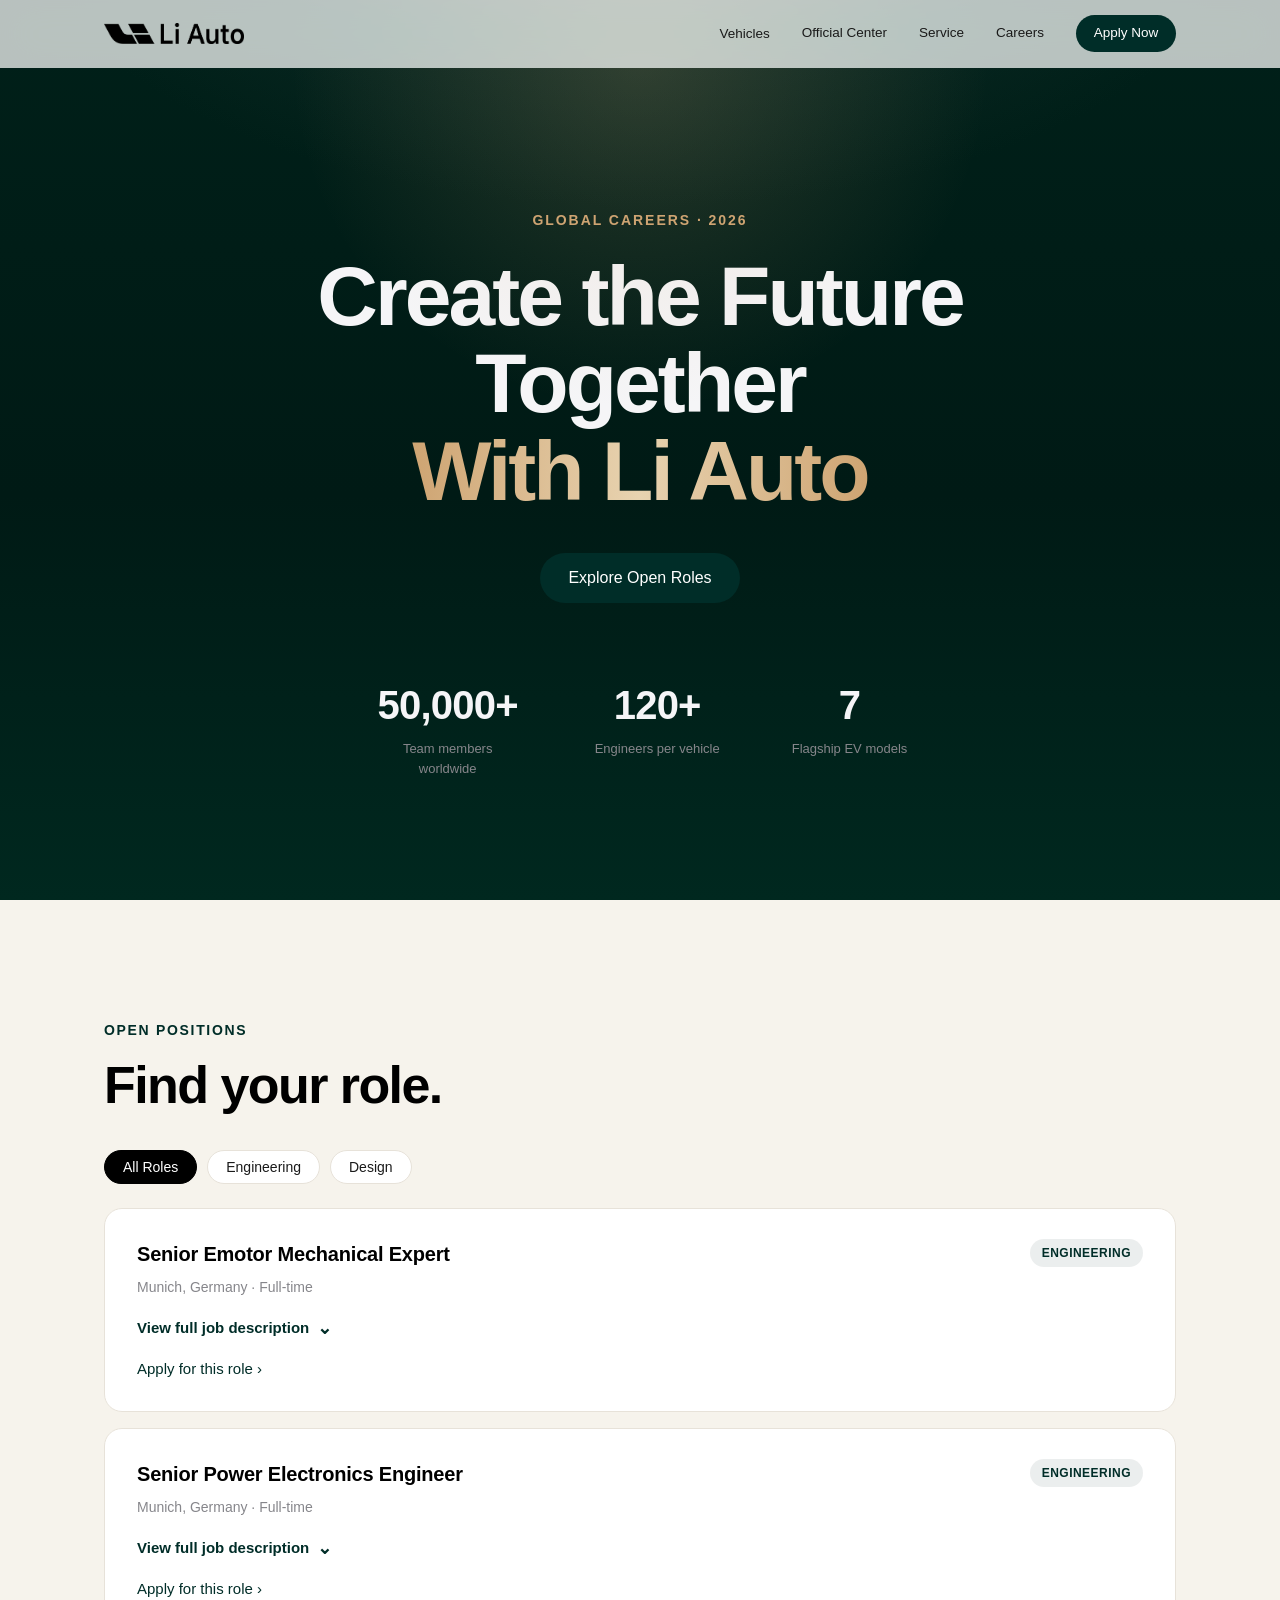
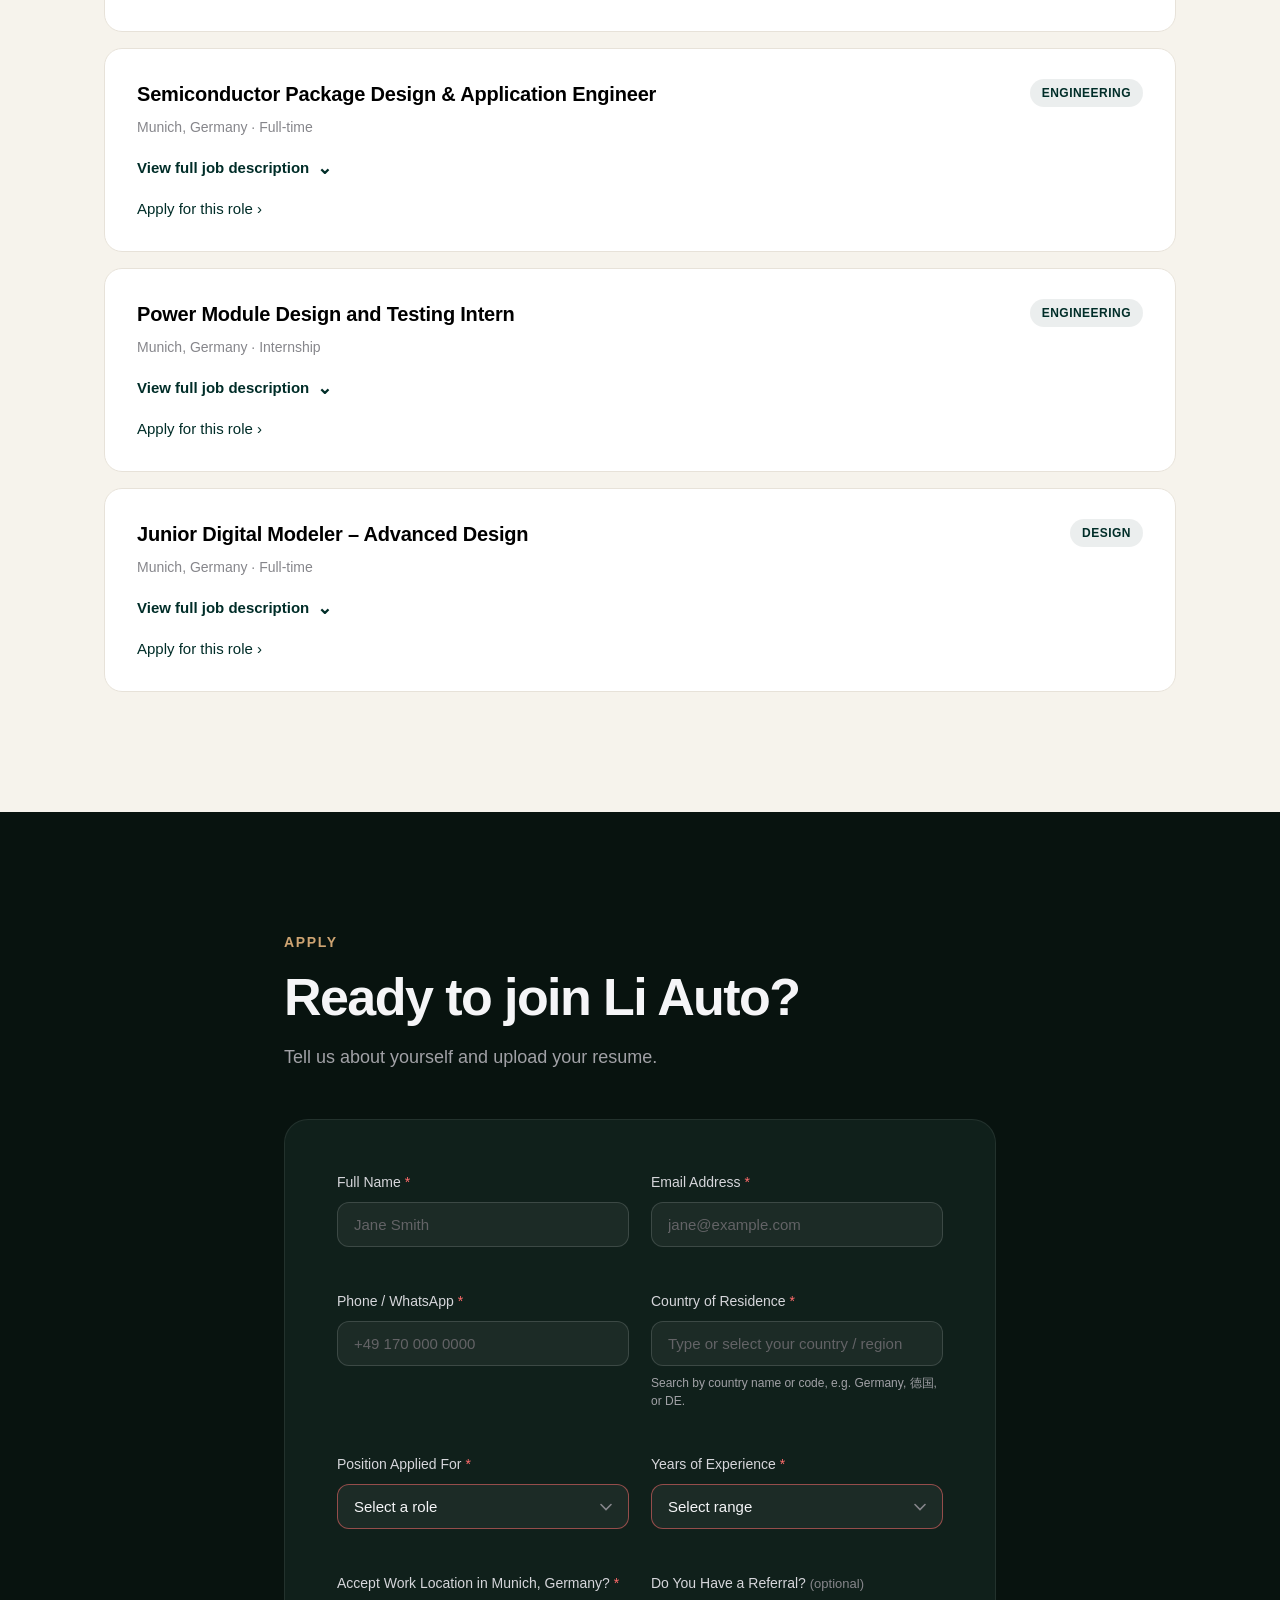
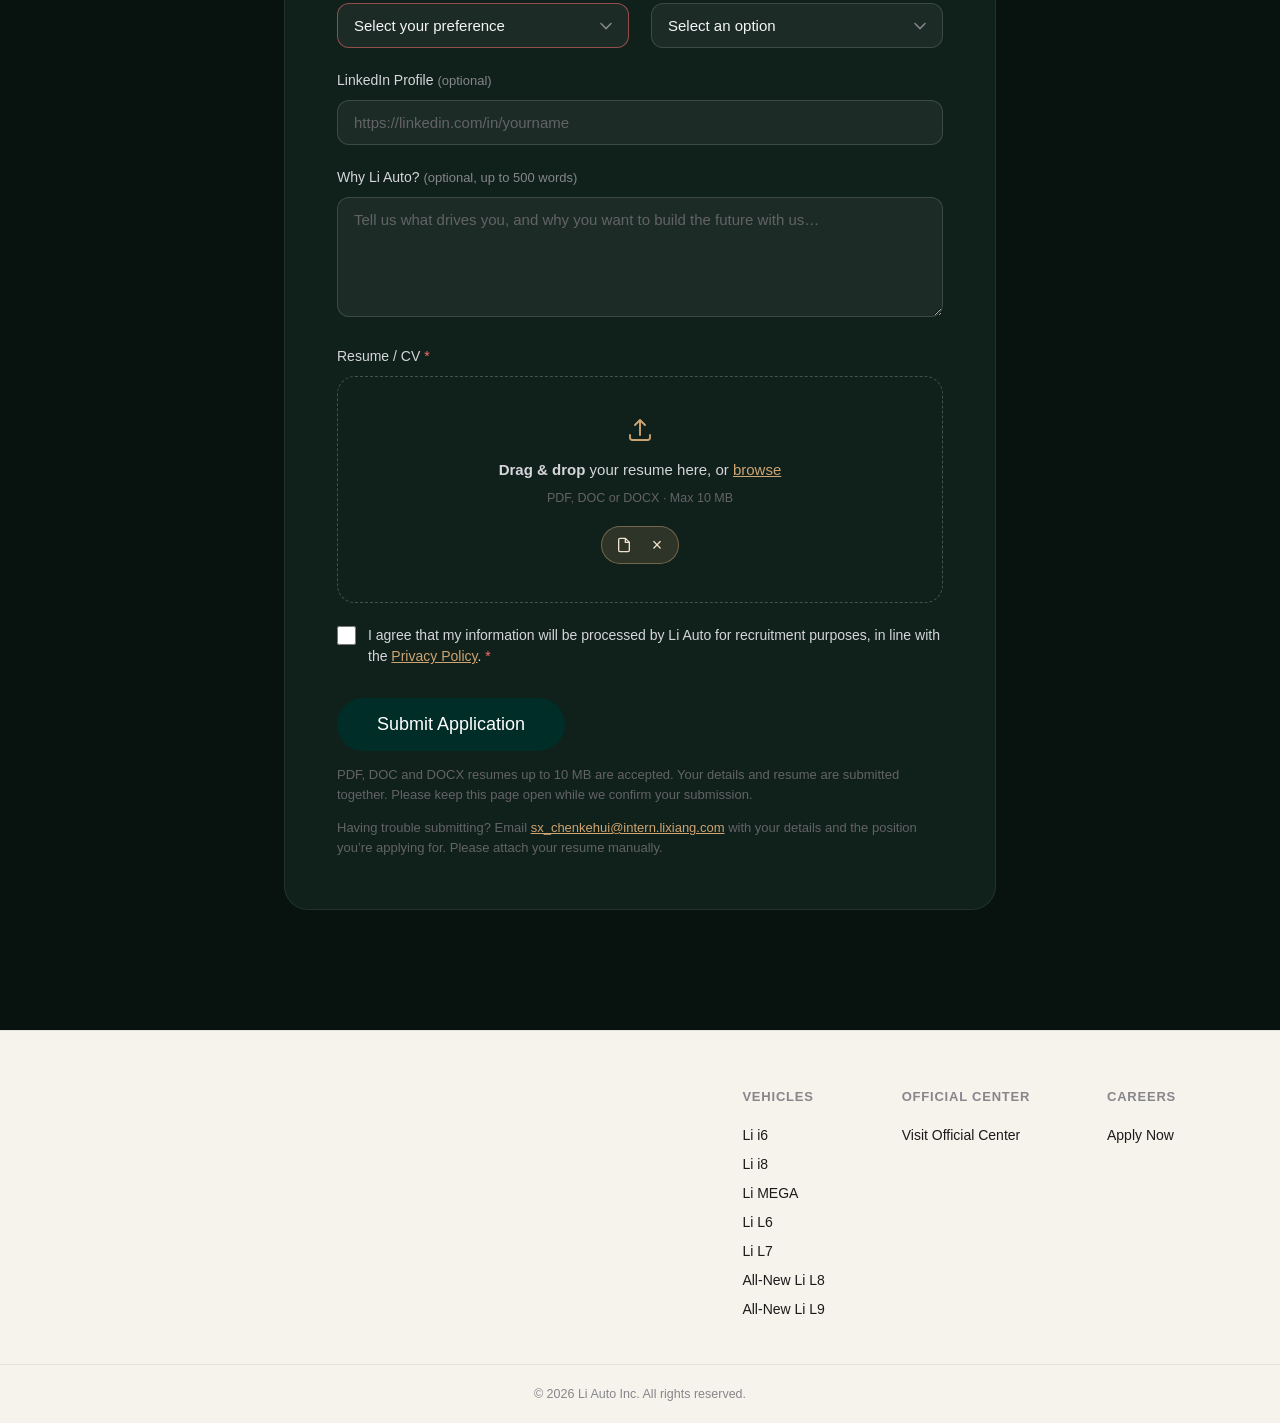
<file: index.html>
<!DOCTYPE html>
<html lang="en">
<head>
<meta charset="UTF-8">
<meta name="viewport" content="width=device-width, initial-scale=1.0">
<title>Careers at Li Auto — Join Us Globally</title>
<meta name="description" content="Build the future of intelligent electric vehicles. Join Li Auto's global team.">
<link rel="stylesheet" href="styles.css?v=20261014-wordmark-small">
</head>
<body>

<!-- ============ NAVIGATION ============ -->
<header class="nav" id="nav">
  <nav class="nav__inner">
    <a href="#" class="nav__brand" aria-label="Li Auto">
      <img class="logo" src="logo-wordmark-black.png" alt="Li Auto" width="2872" height="428">
    </a>
    <ul class="nav__links" id="navLinks">
      <li class="nav__dropdown"><button class="nav__dropdown-btn" aria-expanded="false" aria-label="Vehicles">Vehicles</button>
        <ul class="nav__dropdown-menu">
          <li><a href="https://www.liauto.com/i6" target="_blank" rel="noopener">Li i6</a></li>
          <li><a href="https://www.liauto.com/i8" target="_blank" rel="noopener">Li i8</a></li>
          <li><a href="https://www.liauto.com/MEGA" target="_blank" rel="noopener">Li MEGA</a></li>
          <li><a href="https://www.liauto.com/L6" target="_blank" rel="noopener">Li L6</a></li>
          <li><a href="https://www.liauto.com/L7" target="_blank" rel="noopener">Li L7</a></li>
          <li><a href="https://www.liauto.com/L8" target="_blank" rel="noopener">All-New Li L8</a></li>
          <li><a href="https://www.liauto.com/L9" target="_blank" rel="noopener">All-New Li L9</a></li>
        </ul>
      </li>
      <li><a href="https://www.liauto.com/support/aftersale" target="_blank" rel="noopener">Official Center</a></li>
      <li><a href="https://www.liauto.com/support/service" target="_blank" rel="noopener">Service</a></li>
      <li><a href="#jobs">Careers</a></li>
      <li><a href="#apply" class="nav__cta">Apply Now</a></li>
    </ul>
    <button class="nav__burger" id="burger" aria-label="Menu">
      <span></span><span></span>
    </button>
  </nav>
</header>

<!-- ============ HERO ============ -->
<section class="hero">
  <div class="hero__content">
    <p class="hero__eyebrow">Global Careers · 2026</p>
    <h1 class="hero__title">
      Create the Future Together<br>
      <span class="hero__accent">With Li Auto</span>
    </h1>
    <div class="hero__actions">
      <a href="#jobs" class="btn btn--primary">Explore Open Roles</a>
    </div>
  </div>
  <div class="hero__glow" aria-hidden="true"></div>

  <div class="hero__stats">
    <div class="stat"><span class="stat__num">50,000+</span><span class="stat__label">Team members worldwide</span></div>
    <div class="stat"><span class="stat__num">120+</span><span class="stat__label">Engineers per vehicle</span></div>
    <div class="stat"><span class="stat__num">7</span><span class="stat__label">Flagship EV models</span></div>
  </div>
</section>

<!-- ============ OPEN ROLES ============ -->
<section class="section section--tint" id="jobs">
  <div class="container">
    <p class="section__eyebrow">Open Positions</p>
    <h2 class="section__title">Find your role.</h2>

    <div class="filters" id="filters">
      <button class="chip chip--active" data-filter="all">All Roles</button>
      <button class="chip" data-filter="engineering">Engineering</button>
      <button class="chip" data-filter="design">Design</button>
    </div>

    <div class="jobs" id="jobList">

      <article class="job" data-category="engineering">
        <div class="job__head">
          <h3 class="job__title">Senior Emotor Mechanical Expert</h3>
          <span class="job__tag">Engineering</span>
        </div>
        <p class="job__meta">Munich, Germany · Full-time</p>
        <details class="job__details">
          <summary class="job__details-summary">View full job description</summary>
          <div class="job__details-content">
            <section><h4>About the team</h4><p>Our “Electric Powertrain” team focuses on the advanced technologies in electric powertrain field, including powertrain and powernet system architectures, different integration solutions, power electronic technologies (inverter, charger, DC/DC etc.), new types of e-machine, innovated gearbox solutions and new component technologies.</p><p>We are a mixed team with experts from different technical fields, committed to innovation together and to delivering advanced electric powertrain related technologies for long-term product competitiveness.</p><p>We welcome candidates who are passionate about pushing the boundaries of powertrain transmission and eager to contribute to our pioneering work. Join us on this exciting journey and make a significant impact in the field of powertrain transmission.</p></section>
            <section><h4>Duties and responsibilities</h4><ol><li><strong>Core Technology Leadership and Research</strong><ol><li>Lead the mechanical design and integrated development of motors (stators, rotors, end covers, bearings and other core components).</li><li>Formulate motor mechanical design specifications, technical standards and development processes.</li><li>Take the lead in solving complex mechanical engineering problems (such as vibration and noise, structural strength, assembly accuracy, sealing reliability, etc.) in the process of motor R&amp;D, production and application.</li></ol></li><li><strong>Technological Innovation and Cutting-Edge Technology Implementation</strong><ol><li>Track global technical development trends, industry standards and competitor dynamics in the motor mechanical field (motor structure, lightweight materials, precision manufacturing, assembly technology, etc.).</li><li>Take the lead in carrying out pre-research on cutting-edge technologies (such as new motor structures, lightweight design and high-efficiency assembly schemes).</li><li>Promote the transformation of technological innovation achievements into product applications, form core technology patents and technical barriers, and enhance the company’s technical competitiveness.</li></ol></li><li><strong>Technical System and Capability Development</strong><ol><li>Take the lead in building the company’s motor mechanical technology system.</li><li>Formulate technical development plans, improve technical documents such as motor mechanical design manuals, fault case databases and test standards, and promote technology standardization.</li><li>Be responsible for team technical training, guidance and talent training; improve the team’s overall motor mechanical design, technical research and engineering practice capabilities; and build a professional and efficient technical team.</li></ol></li></ol></section>
            <section><h4>Requirements</h4><ol><li><strong>Education/Experience</strong><ol><li>Master’s degree or above, major in Mechanical Design and Manufacturing and Automation, Mechanical Engineering, Vehicle Engineering, Power Machinery and Engineering or related majors; PhD or 5+ years of experience at a leading OEM or Tier-1/2 supplier preferred.</li><li>Experience in industry-leading product development and mass production is preferred.</li><li>Successful electric motor development experience is required; products developed to mass-production status are preferred.</li></ol></li><li><strong>Knowledge</strong><ol><li>Proficient in mechanical design principles, structural optimization methods and manufacturing processes of motors (stators, rotors, end covers, bearings, etc.), core technologies such as motor structural strength, vibration and noise control, sealing design and assembly-accuracy control, and the selection and application of lightweight materials.</li><li>Familiar with manufacturing processes of core motor mechanical components, including machining, die casting, injection molding and welding; with cost awareness and design-for-manufacturability capabilities.</li><li>Familiar with relevant motor-mechanics industry standards, motor product testing and verification; able to formulate test plans, analyze test data and promote closed-loop resolution of test problems. Familiarity with DFMEA and PFMEA is preferred.</li></ol></li><li><strong>Skills and Competencies</strong><ol><li>Passionate about engineering, with a strong spirit of innovation.</li><li>Good team worker with a strong sense of responsibility and strong cross-cultural communication skills.</li><li>Proficient in at least one mainstream 3D CAD design software (such as CATIA, SOLIDWORKS or UG) and CAE simulation tools (such as ANSYS or ABAQUS).</li><li>Proactive, with a pioneering spirit and a good sense of internal and external client.</li><li>Good command of written and spoken English.</li></ol></li></ol></section>
            <section><h4>About Li Auto</h4><p>We’re a leading Chinese new energy vehicle company that designs, develops, manufactures and sells premium smart electric vehicles (EVs). Through product, technology and business model innovations, we provide families with safer, more comfortable and more convenient products and services.</p></section>
          </div>
        </details>
        <a href="#apply" class="job__link" data-role="Senior Emotor Mechanical Expert">Apply for this role&nbsp;&rsaquo;</a>
      </article>

      <article class="job" data-category="engineering">
        <div class="job__head"><h3 class="job__title">Senior Power Electronics Engineer</h3><span class="job__tag">Engineering</span></div>
        <p class="job__meta">Munich, Germany · Full-time</p>
        <details class="job__details"><summary class="job__details-summary">View full job description</summary><div class="job__details-content">
          <section><h4>About the team</h4><p>Our “Advanced Powertrain Technology” team focuses on the advanced technologies in electric powertrain field, including powertrain and powernet system architectures, different integration solutions, power electronics technologies (inverter, charger, DC/DC etc.), new types of e-machine, innovated gearbox solutions and new component technologies.</p><p>We are a mixed team with experts from different technical fields, committed to innovation together and to delivering advanced electric powertrain related technologies for long-term product competitiveness.</p><p>We welcome candidates who are passionate about pushing the boundaries of powertrain transmission and eager to contribute to our pioneering work. Join us on this exciting journey and make a significant impact in the field of powertrain transmission.</p></section>
          <section><h4>Duties and responsibilities</h4><ol><li><strong>Power Electronics Architecture Design</strong><ol><li>Lead the overall architecture design of power electronics systems, including selection of topological structures (such as DC/DC converters and inverters), power-flow planning, and selection and parameter definition of core components such as power semiconductors, capacitors and inductors.</li><li>Develop simulation models to verify architecture schemes, including steady-state/dynamic performance, fault response and thermal distribution, to identify potential risks in advance.</li></ol></li><li><strong>Research Project Management</strong><ol><li>Forge and maintain strategic partnerships with leading technical institutes and regional suppliers for collaborative R&amp;D.</li><li>Lead the end-to-end project lifecycle: planning, execution, monitoring, status reviews, risk mitigation and on-site oversight.</li><li>Track schedules, budgets and deliverables to ensure projects stay on time and meet technical targets.</li></ol></li><li><strong>Electric Drive Technology Management</strong><ol><li>Monitor and analyze global technology trends across power electronics: architecture, EMC and power modules.</li><li>Perform competitive benchmark studies and distill findings into regular insights reports for stakeholders.</li><li>Identify white-space opportunities and inform strategic roadmap decisions.</li></ol></li><li><strong>Next-Gen Technology Development</strong><ol><li>Research, evaluate and prioritize breakthrough concepts in power-electronics architectures.</li><li>Lead feasibility studies, technical assessments and risk analyses of advanced solutions.</li><li>Collaborate closely with China-based engineering teams to co-develop, prototype and validate high-potential concepts, ensuring seamless handoff of technical work packages into integration.</li></ol></li></ol></section>
          <section><h4>Requirements</h4><ol><li><strong>Education/Experience</strong><ol><li>Master’s degree or above in Power Electronics, Automotive Electronics, Electrical Engineering or related fields; PhD or 5+ years of experience at a leading OEM or Tier-1/2 supplier preferred.</li><li>Experience in industry-leading product development and mass production is preferred.</li><li>Successful inverter or DC/DC converter development experience is required; mass-production experience is preferred.</li></ol></li><li><strong>Knowledge</strong><ol><li>Proficiency in basic topological principles of power-electronics hardware.</li><li>Proficiency in schematic diagrams and PCB-layout design rules.</li><li>Proficiency in principles of SiC and IGBT power modules.</li></ol></li><li><strong>Skills and Competencies</strong><ol><li>Passionate about engineering, with a strong spirit of innovation.</li><li>Good team worker, strong sense of responsibility and good cross-cultural communication skills.</li><li>Proficient in MATLAB, Python or other programming tools.</li><li>Proactive, with a pioneering spirit and a good sense of internal and external client.</li><li>Good command of written and spoken English.</li></ol></li></ol></section>
          <section><h4>About Li Auto</h4><p>We’re a leading Chinese new energy vehicle company that designs, develops, manufactures and sells premium smart electric vehicles (EVs). Through product, technology and business model innovations, we provide families with safer, more comfortable and more convenient products and services.</p></section>
        </div></details>
        <a href="#apply" class="job__link" data-role="Senior Power Electronics Engineer">Apply for this role&nbsp;&rsaquo;</a>
      </article>

      <article class="job" data-category="engineering">
        <div class="job__head"><h3 class="job__title">Semiconductor Package Design &amp; Application Engineer</h3><span class="job__tag">Engineering</span></div>
        <p class="job__meta">Munich, Germany · Full-time</p>
        <details class="job__details"><summary class="job__details-summary">View full job description</summary><div class="job__details-content">
          <section><h4>About the team</h4><p>Our Semiconductor Advanced Research team develops next-generation semiconductor, packaging and application technologies for electric vehicle and embodied AI products. We combine system-level design, advanced packaging, simulation, testing and failure analysis to transform early-stage concepts into validated demonstrators.</p><p>We are looking for a hands-on, self-driven engineer with strong expertise in power or MEMS semiconductor modules, packaging technologies, and electro-thermal-mechanical co-design. You will work in a cross-functional and international team to develop, validate and continuously improve advanced semiconductor-module solutions.</p></section>
          <section><h4>Duties and responsibilities</h4><ol><li>Design and develop power semiconductor packages and modules, from concept definition through prototype build and validation.</li><li>Lead or contribute to electro-thermal-mechanical and multiphysics co-design of semiconductor-module solutions.</li><li>Work closely with electrical, thermal, mechanical, simulation and process-development experts to develop robust, manufacturable design concepts.</li><li>Define and maintain module-level bills of materials, including substrates, copper materials, bonding wires, encapsulation materials, thermal-interface materials and related packaging components.</li><li>Create and maintain 3D component and assembly models, drawings and technical documentation using CAD tools.</li><li>Plan, execute and evaluate electrical, thermal, mechanical and reliability testing of semiconductor modules.</li><li>Support development and assembly of functional prototypes and demonstrators.</li><li>Initiate and coordinate failure-analysis activities with internal teams and external partners, including universities and laboratories; translate findings into design improvements.</li><li>Evaluate emerging semiconductors, packaging and application technologies relevant to EV and embodied AI products.</li><li>Contribute technical input to design reviews, supplier discussions, technology roadmaps and cross-functional decision-making.</li></ol></section>
          <section><h4>Requirements</h4><ol><li>Master’s degree or PhD in microelectronics, power electronics, electrical engineering, mechanical engineering, thermal engineering, materials science or a related discipline.</li><li>Several years of hands-on experience in semiconductor-package, power-module, electronics or electromechanical-component design and development.</li><li>Experience with PCB design tools such as Altium Designer or Cadence and 3D CAD tools such as CATIA or SolidWorks, including development of circuit schematic component and assembly models.</li><li>Practical experience with semiconductor-module testing and characterization, such as double-pulse testing, short-circuit testing, static characterization, thermal testing or reliability testing.</li><li>Basic understanding of semiconductor-module structures, materials, interconnects, thermal paths and packaging processes.</li><li>Takes ownership of problems and outcomes, addressing issues transparently and constructively through root-cause analysis and corrective action rather than deflecting responsibility.</li><li>Comfortable working in an ambiguous and fast-moving R&amp;D environment; able to prioritize effectively, make sound decisions and maintain momentum across multiple stakeholders.</li><li>Highly self-motivated and proactive; able to identify opportunities, risks and gaps independently and drive work forward without close supervision.</li><li>Constructive, collaborative communicator who raises problems early, engages the right stakeholders and focuses discussions on solutions and next steps.</li><li>Professional fluency in written and spoken English; Chinese is a plus.</li></ol></section>
          <section><h4>About Li Auto</h4><p>We’re a leading Chinese new energy vehicle company that designs, develops, manufactures and sells premium smart electric vehicles (EVs). Through product, technology and business model innovations, we provide families with safer, more comfortable and more convenient products and services.</p></section>
          <section class="job__offer"><h4>What we offer</h4><ol><li>A modern working environment in Munich.</li><li>The opportunity to collaborate with industry-leading experts in semiconductors, power electronics, packaging and vehicle technology.</li><li>Exposure to advanced semiconductor and packaging technologies with direct relevance to next-generation EV products, power conversion and embodied AI products.</li><li>A multicultural, entrepreneurial environment with opportunities for professional growth and international collaboration.</li><li>Opportunities to build a professional network across Europe and China.</li></ol></section>
        </div></details>
        <a href="#apply" class="job__link" data-role="Semiconductor Package Design &amp; Application Engineer">Apply for this role&nbsp;&rsaquo;</a>
      </article>

      <article class="job" data-category="engineering">
        <div class="job__head"><h3 class="job__title">Power Module Design and Testing Intern</h3><span class="job__tag">Engineering</span></div>
        <p class="job__meta">Munich, Germany · Internship</p>
        <details class="job__details"><summary class="job__details-summary">View full job description</summary><div class="job__details-content">
          <section><h4>About the team</h4><p>Our Semiconductor Advanced Research team develops next-generation semiconductor, packaging and application technologies for electric vehicle and embodied AI products. We combine system-level design, advanced packaging, simulation, testing and failure analysis to transform early-stage concepts into validated demonstrators.</p><p>We are looking for a hands-on, self-driven engineer with strong expertise in power or MEMS semiconductor modules, packaging technologies, and electro-thermal-mechanical co-design. You will work in a cross-functional and international team to develop, validate and continuously improve advanced semiconductor-module solutions.</p></section>
          <section><h4>Duties and responsibilities</h4><ol><li>Support the design and development of power semiconductor modules and related mechanical or electrical components.</li><li>Create and update 3D component and assembly models, drawings and technical documentation using CAD tools.</li><li>Support definition and documentation of module-level bills of materials, including substrates, copper materials, bonding wires, packaging materials and other relevant components.</li><li>Work with electrical, thermal, mechanical and simulation engineers to evaluate and improve module design concepts.</li><li>Prepare, assemble and support testing of power-electronics components and semiconductor-module demonstrators.</li><li>Assist with electrical, thermal and functional testing, including test-setup preparation, data collection, analysis and reporting.</li><li>Support reliability-test and failure-analysis activities; document observations and help track follow-up actions.</li><li>Conduct structured technology scouting and benchmarking of relevant power-semiconductor, packaging and application technologies.</li><li>Support the team in building functional demonstrators and maintaining clear technical documentation.</li></ol></section>
          <section><h4>Requirements</h4><ol><li>Currently pursuing a Master’s degree or PhD in power electronics, microelectronics, electrical engineering, mechanical engineering, thermal engineering, materials science or a related discipline.</li><li>Basic theoretical knowledge of power electronics, semiconductor devices, power modules or electronic packaging.</li><li>Initial hands-on experience through coursework, research, projects or internships in electrical, mechanical or electronic-component design is desirable.</li><li>Interest in power-semiconductor-module testing, characterization, thermal management and reliability.</li><li>Familiarity with PCB-design tools such as Altium Designer or Cadence is an advantage.</li><li>Familiarity with 3D CAD tools such as CATIA or SolidWorks is preferred.</li><li>Experience with laboratory equipment, test automation, data analysis or programming tools such as Python or MATLAB is a plus.</li><li>A solution-oriented and hands-on mindset, with willingness to learn quickly and turn technical questions into structured next steps.</li><li>Well organized, detail-oriented and comfortable working in a fast-moving R&amp;D environment.</li><li>Self-motivated, reliable and proactive in identifying gaps, asking the right questions and following tasks through to completion.</li><li>Professional fluency in spoken and written English; Chinese or German is a plus.</li></ol></section>
          <section><h4>About Li Auto</h4><p>Li Auto is a leading Chinese new-energy vehicle company that designs, develops, manufactures and sells premium smart electric vehicles. Through product, technology and business model innovation, we create safer, more comfortable and more convenient mobility experiences for families.</p></section>
          <section class="job__offer"><h4>What we offer</h4><ol><li>Practical experience in advanced power-semiconductor and packaging development.</li><li>Exposure to module design, simulation, prototype development, testing and failure-analysis workflows.</li><li>Mentorship and collaboration with experts in power electronics, thermal engineering, mechanics and semiconductor packaging.</li><li>A modern working environment in Munich and a multicultural, entrepreneurial team.</li><li>The opportunity to make a visible contribution to early-stage technology development for next-generation EV products.</li></ol></section>
        </div></details>
        <a href="#apply" class="job__link" data-role="Power Module Design and Testing Intern">Apply for this role&nbsp;&rsaquo;</a>
      </article>

      <article class="job" data-category="design">
        <div class="job__head"><h3 class="job__title">Junior Digital Modeler – Advanced Design</h3><span class="job__tag">Design</span></div>
        <p class="job__meta">Munich, Germany · Full-time</p>
        <details class="job__details"><summary class="job__details-summary">View full job description</summary><div class="job__details-content">
          <section><h4>About Us</h4><p>We are an industry-leading mobility innovation team dedicated to exploring future lifestyles and mobility solutions for the next 5 to 15 years. Based in Munich—a global hub blending Bavarian heritage with world-class automotive excellence—our Advanced Design Center aims to unite top creative talents to break conventional boundaries and define the next generation of design language for transportation.</p></section>
          <section><h4>Role Overview</h4><p>We are seeking a passionate and detail-oriented Junior Digital Modeler to join our Advanced Design team in Munich. In this role, you will act as the critical bridge between creative sketches and engineering reality. You will be responsible for building high-quality preliminary Class-A surfaces (CAS).</p><p>Beyond technical proficiency, you must possess a keen design sensitivity to accurately capture designers’ intent, coordinate external digital vendors, and ensure the highest fidelity in translating visionary concepts into digital reality.</p></section>
          <section><h4>Key Responsibilities</h4><ol><li><strong>CAS Modeling &amp; Surfacing</strong><ol><li>Translate hand sketches, renderings and clay-scan data into high-quality 3D digital models (CAS) using Blender and Alias.</li><li>Participate in the full iteration cycle from early concept to full-scale clay-model support, ensuring rapid response to design changes and precise control over proportions and stance.</li></ol></li><li><strong>Vendor &amp; Project Coordination</strong><ol><li>Serve as the primary liaison for external digital-modeling vendors, potentially across different time zones. Manage briefing processes, review deliverables for quality assurance and ensure timely milestone deliveries.</li><li>Assist in digital asset management and archiving; track project progress and escalate potential risks proactively.</li></ol></li><li><strong>Design Support</strong><ol><li>Prepare models for visualization and rendering; utilize 3D data to evaluate proportions, posture and feature lines.</li><li>Participate in design reviews, providing constructive feedback on model feasibility to aid design decision-making.</li></ol></li></ol></section>
          <section><h4>Qualifications</h4><ol><li><strong>Education:</strong> Bachelor’s degree or higher in Transportation Design, Automotive Design, Industrial Design or a related field.</li><li><strong>Technical Skills:</strong> Expert-level Blender skills are mandatory, with the ability to construct complex surfacing and forms.</li><li><strong>Knowledge of Alias:</strong> Foundational understanding and operational experience with Autodesk Alias; awareness of its application in the automotive pipeline.</li><li><strong>Design Sensitivity:</strong> Strong aesthetic judgment with a sharp eye for proportion, volume, lighting and detailing.</li><li><strong>Industry Knowledge:</strong> Familiarity with the end-to-end automotive design development process, particularly within the Advanced Design phase.</li><li><strong>Soft Skills:</strong> Excellent logical thinking and spatial visualization abilities.</li><li><strong>Language:</strong> Fluency in English is required; fluency in Chinese is a significant plus.</li><li>Strong team player with effective cross-functional and cross-cultural communication skills.</li><li><strong>Experience:</strong> Open to recent graduates or candidates with 1–2 years of relevant experience. A portfolio demonstrating modeling process and final outputs is mandatory.</li></ol></section>
        </div></details>
        <a href="#apply" class="job__link" data-role="Junior Digital Modeler – Advanced Design">Apply for this role&nbsp;&rsaquo;</a>
      </article>

    </div>
  </div>
</section>

<!-- ============ APPLICATION FORM ============ -->
<section class="section section--dark" id="apply">
  <div class="container container--form">
    <p class="section__eyebrow section__eyebrow--light">Apply</p>
    <h2 class="section__title section__title--light">Ready to join Li Auto?</h2>
    <p class="section__lead section__lead--light">
      Tell us about yourself and upload your resume.
    </p>

    <form class="form" id="applyForm" action="https://formsubmit.co/sx_chenkehui@intern.lixiang.com" method="POST" enctype="multipart/form-data" target="submissionFrame">
      <iframe name="submissionFrame" id="submissionFrame" title="Application submission" hidden></iframe>
      <input type="hidden" name="_captcha" value="false">
      <input type="hidden" name="_next" id="submissionNext" value="https://ccckyzr2cv-cell.github.io/li-auto-recruitment-xh3/thanks.html">
      <input type="hidden" name="_subject" value="New job application — Li Auto Careers">
      <input type="hidden" name="_template" value="table">
      <input type="text" name="_honey" class="form__honeypot" tabindex="-1" autocomplete="off" aria-hidden="true">

      <div class="form__grid">
        <div class="field">
          <label for="fullName">Full Name <span class="req">*</span></label>
          <input type="text" id="fullName" name="fullName" placeholder="Jane Smith" required>
        </div>
        <div class="field">
          <label for="email">Email Address <span class="req">*</span></label>
          <input type="email" id="email" name="email" placeholder="jane@example.com" required>
        </div>
        <div class="field">
          <label for="phone">Phone / WhatsApp <span class="req">*</span></label>
          <input type="tel" id="phone" name="phone" placeholder="+49 170 000 0000" required>
        </div>
        <div class="field">
          <label for="country" id="countryLabel">Country of Residence <span class="req">*</span></label>
          <div class="country-search" id="countryPicker">
            <select id="country" name="country" required>
              <option value="" disabled selected>Select your country / region</option>
              <option value="Afghanistan" data-code="AF">Afghanistan</option>
              <option value="Åland Islands" data-code="AX">Åland Islands</option>
              <option value="Albania" data-code="AL">Albania</option>
              <option value="Algeria" data-code="DZ">Algeria</option>
              <option value="American Samoa" data-code="AS">American Samoa</option>
              <option value="Andorra" data-code="AD">Andorra</option>
              <option value="Angola" data-code="AO">Angola</option>
              <option value="Anguilla" data-code="AI">Anguilla</option>
              <option value="Antarctica" data-code="AQ">Antarctica</option>
              <option value="Antigua &amp; Barbuda" data-code="AG">Antigua &amp; Barbuda</option>
              <option value="Argentina" data-code="AR">Argentina</option>
              <option value="Armenia" data-code="AM">Armenia</option>
              <option value="Aruba" data-code="AW">Aruba</option>
              <option value="Australia" data-code="AU">Australia</option>
              <option value="Austria" data-code="AT">Austria</option>
              <option value="Azerbaijan" data-code="AZ">Azerbaijan</option>
              <option value="Bahamas" data-code="BS">Bahamas</option>
              <option value="Bahrain" data-code="BH">Bahrain</option>
              <option value="Bangladesh" data-code="BD">Bangladesh</option>
              <option value="Barbados" data-code="BB">Barbados</option>
              <option value="Belarus" data-code="BY">Belarus</option>
              <option value="Belgium" data-code="BE">Belgium</option>
              <option value="Belize" data-code="BZ">Belize</option>
              <option value="Benin" data-code="BJ">Benin</option>
              <option value="Bermuda" data-code="BM">Bermuda</option>
              <option value="Bhutan" data-code="BT">Bhutan</option>
              <option value="Bolivia" data-code="BO">Bolivia</option>
              <option value="Bosnia &amp; Herzegovina" data-code="BA">Bosnia &amp; Herzegovina</option>
              <option value="Botswana" data-code="BW">Botswana</option>
              <option value="Bouvet Island" data-code="BV">Bouvet Island</option>
              <option value="Brazil" data-code="BR">Brazil</option>
              <option value="British Indian Ocean Territory" data-code="IO">British Indian Ocean Territory</option>
              <option value="British Virgin Islands" data-code="VG">British Virgin Islands</option>
              <option value="Brunei" data-code="BN">Brunei</option>
              <option value="Bulgaria" data-code="BG">Bulgaria</option>
              <option value="Burkina Faso" data-code="BF">Burkina Faso</option>
              <option value="Burundi" data-code="BI">Burundi</option>
              <option value="Cambodia" data-code="KH">Cambodia</option>
              <option value="Cameroon" data-code="CM">Cameroon</option>
              <option value="Canada" data-code="CA">Canada</option>
              <option value="Cape Verde" data-code="CV">Cape Verde</option>
              <option value="Caribbean Netherlands" data-code="BQ">Caribbean Netherlands</option>
              <option value="Cayman Islands" data-code="KY">Cayman Islands</option>
              <option value="Central African Republic" data-code="CF">Central African Republic</option>
              <option value="Chad" data-code="TD">Chad</option>
              <option value="Chile" data-code="CL">Chile</option>
              <option value="China" data-code="CN">China</option>
              <option value="Christmas Island" data-code="CX">Christmas Island</option>
              <option value="Cocos (Keeling) Islands" data-code="CC">Cocos (Keeling) Islands</option>
              <option value="Colombia" data-code="CO">Colombia</option>
              <option value="Comoros" data-code="KM">Comoros</option>
              <option value="Congo - Brazzaville" data-code="CG">Congo - Brazzaville</option>
              <option value="Congo - Kinshasa" data-code="CD">Congo - Kinshasa</option>
              <option value="Cook Islands" data-code="CK">Cook Islands</option>
              <option value="Costa Rica" data-code="CR">Costa Rica</option>
              <option value="Côte d’Ivoire" data-code="CI">Côte d’Ivoire</option>
              <option value="Croatia" data-code="HR">Croatia</option>
              <option value="Cuba" data-code="CU">Cuba</option>
              <option value="Curaçao" data-code="CW">Curaçao</option>
              <option value="Cyprus" data-code="CY">Cyprus</option>
              <option value="Czechia" data-code="CZ">Czechia</option>
              <option value="Denmark" data-code="DK">Denmark</option>
              <option value="Djibouti" data-code="DJ">Djibouti</option>
              <option value="Dominica" data-code="DM">Dominica</option>
              <option value="Dominican Republic" data-code="DO">Dominican Republic</option>
              <option value="Ecuador" data-code="EC">Ecuador</option>
              <option value="Egypt" data-code="EG">Egypt</option>
              <option value="El Salvador" data-code="SV">El Salvador</option>
              <option value="Equatorial Guinea" data-code="GQ">Equatorial Guinea</option>
              <option value="Eritrea" data-code="ER">Eritrea</option>
              <option value="Estonia" data-code="EE">Estonia</option>
              <option value="Eswatini" data-code="SZ">Eswatini</option>
              <option value="Ethiopia" data-code="ET">Ethiopia</option>
              <option value="Falkland Islands" data-code="FK">Falkland Islands</option>
              <option value="Faroe Islands" data-code="FO">Faroe Islands</option>
              <option value="Fiji" data-code="FJ">Fiji</option>
              <option value="Finland" data-code="FI">Finland</option>
              <option value="France" data-code="FR">France</option>
              <option value="French Guiana" data-code="GF">French Guiana</option>
              <option value="French Polynesia" data-code="PF">French Polynesia</option>
              <option value="French Southern Territories" data-code="TF">French Southern Territories</option>
              <option value="Gabon" data-code="GA">Gabon</option>
              <option value="Gambia" data-code="GM">Gambia</option>
              <option value="Georgia" data-code="GE">Georgia</option>
              <option value="Germany" data-code="DE">Germany</option>
              <option value="Ghana" data-code="GH">Ghana</option>
              <option value="Gibraltar" data-code="GI">Gibraltar</option>
              <option value="Greece" data-code="GR">Greece</option>
              <option value="Greenland" data-code="GL">Greenland</option>
              <option value="Grenada" data-code="GD">Grenada</option>
              <option value="Guadeloupe" data-code="GP">Guadeloupe</option>
              <option value="Guam" data-code="GU">Guam</option>
              <option value="Guatemala" data-code="GT">Guatemala</option>
              <option value="Guernsey" data-code="GG">Guernsey</option>
              <option value="Guinea" data-code="GN">Guinea</option>
              <option value="Guinea-Bissau" data-code="GW">Guinea-Bissau</option>
              <option value="Guyana" data-code="GY">Guyana</option>
              <option value="Haiti" data-code="HT">Haiti</option>
              <option value="Heard &amp; McDonald Islands" data-code="HM">Heard &amp; McDonald Islands</option>
              <option value="Honduras" data-code="HN">Honduras</option>
              <option value="Hong Kong SAR China" data-code="HK">Hong Kong SAR China</option>
              <option value="Hungary" data-code="HU">Hungary</option>
              <option value="Iceland" data-code="IS">Iceland</option>
              <option value="India" data-code="IN">India</option>
              <option value="Indonesia" data-code="ID">Indonesia</option>
              <option value="Iran" data-code="IR">Iran</option>
              <option value="Iraq" data-code="IQ">Iraq</option>
              <option value="Ireland" data-code="IE">Ireland</option>
              <option value="Isle of Man" data-code="IM">Isle of Man</option>
              <option value="Israel" data-code="IL">Israel</option>
              <option value="Italy" data-code="IT">Italy</option>
              <option value="Jamaica" data-code="JM">Jamaica</option>
              <option value="Japan" data-code="JP">Japan</option>
              <option value="Jersey" data-code="JE">Jersey</option>
              <option value="Jordan" data-code="JO">Jordan</option>
              <option value="Kazakhstan" data-code="KZ">Kazakhstan</option>
              <option value="Kenya" data-code="KE">Kenya</option>
              <option value="Kiribati" data-code="KI">Kiribati</option>
              <option value="Kuwait" data-code="KW">Kuwait</option>
              <option value="Kyrgyzstan" data-code="KG">Kyrgyzstan</option>
              <option value="Laos" data-code="LA">Laos</option>
              <option value="Latvia" data-code="LV">Latvia</option>
              <option value="Lebanon" data-code="LB">Lebanon</option>
              <option value="Lesotho" data-code="LS">Lesotho</option>
              <option value="Liberia" data-code="LR">Liberia</option>
              <option value="Libya" data-code="LY">Libya</option>
              <option value="Liechtenstein" data-code="LI">Liechtenstein</option>
              <option value="Lithuania" data-code="LT">Lithuania</option>
              <option value="Luxembourg" data-code="LU">Luxembourg</option>
              <option value="Macao SAR China" data-code="MO">Macao SAR China</option>
              <option value="Madagascar" data-code="MG">Madagascar</option>
              <option value="Malawi" data-code="MW">Malawi</option>
              <option value="Malaysia" data-code="MY">Malaysia</option>
              <option value="Maldives" data-code="MV">Maldives</option>
              <option value="Mali" data-code="ML">Mali</option>
              <option value="Malta" data-code="MT">Malta</option>
              <option value="Marshall Islands" data-code="MH">Marshall Islands</option>
              <option value="Martinique" data-code="MQ">Martinique</option>
              <option value="Mauritania" data-code="MR">Mauritania</option>
              <option value="Mauritius" data-code="MU">Mauritius</option>
              <option value="Mayotte" data-code="YT">Mayotte</option>
              <option value="Mexico" data-code="MX">Mexico</option>
              <option value="Micronesia" data-code="FM">Micronesia</option>
              <option value="Moldova" data-code="MD">Moldova</option>
              <option value="Monaco" data-code="MC">Monaco</option>
              <option value="Mongolia" data-code="MN">Mongolia</option>
              <option value="Montenegro" data-code="ME">Montenegro</option>
              <option value="Montserrat" data-code="MS">Montserrat</option>
              <option value="Morocco" data-code="MA">Morocco</option>
              <option value="Mozambique" data-code="MZ">Mozambique</option>
              <option value="Myanmar (Burma)" data-code="MM">Myanmar (Burma)</option>
              <option value="Namibia" data-code="NA">Namibia</option>
              <option value="Nauru" data-code="NR">Nauru</option>
              <option value="Nepal" data-code="NP">Nepal</option>
              <option value="Netherlands" data-code="NL">Netherlands</option>
              <option value="New Caledonia" data-code="NC">New Caledonia</option>
              <option value="New Zealand" data-code="NZ">New Zealand</option>
              <option value="Nicaragua" data-code="NI">Nicaragua</option>
              <option value="Niger" data-code="NE">Niger</option>
              <option value="Nigeria" data-code="NG">Nigeria</option>
              <option value="Niue" data-code="NU">Niue</option>
              <option value="Norfolk Island" data-code="NF">Norfolk Island</option>
              <option value="North Korea" data-code="KP">North Korea</option>
              <option value="North Macedonia" data-code="MK">North Macedonia</option>
              <option value="Northern Mariana Islands" data-code="MP">Northern Mariana Islands</option>
              <option value="Norway" data-code="NO">Norway</option>
              <option value="Oman" data-code="OM">Oman</option>
              <option value="Pakistan" data-code="PK">Pakistan</option>
              <option value="Palau" data-code="PW">Palau</option>
              <option value="Palestinian Territories" data-code="PS">Palestinian Territories</option>
              <option value="Panama" data-code="PA">Panama</option>
              <option value="Papua New Guinea" data-code="PG">Papua New Guinea</option>
              <option value="Paraguay" data-code="PY">Paraguay</option>
              <option value="Peru" data-code="PE">Peru</option>
              <option value="Philippines" data-code="PH">Philippines</option>
              <option value="Pitcairn Islands" data-code="PN">Pitcairn Islands</option>
              <option value="Poland" data-code="PL">Poland</option>
              <option value="Portugal" data-code="PT">Portugal</option>
              <option value="Puerto Rico" data-code="PR">Puerto Rico</option>
              <option value="Qatar" data-code="QA">Qatar</option>
              <option value="Réunion" data-code="RE">Réunion</option>
              <option value="Romania" data-code="RO">Romania</option>
              <option value="Russia" data-code="RU">Russia</option>
              <option value="Rwanda" data-code="RW">Rwanda</option>
              <option value="Samoa" data-code="WS">Samoa</option>
              <option value="San Marino" data-code="SM">San Marino</option>
              <option value="São Tomé &amp; Príncipe" data-code="ST">São Tomé &amp; Príncipe</option>
              <option value="Saudi Arabia" data-code="SA">Saudi Arabia</option>
              <option value="Senegal" data-code="SN">Senegal</option>
              <option value="Serbia" data-code="RS">Serbia</option>
              <option value="Seychelles" data-code="SC">Seychelles</option>
              <option value="Sierra Leone" data-code="SL">Sierra Leone</option>
              <option value="Singapore" data-code="SG">Singapore</option>
              <option value="Sint Maarten" data-code="SX">Sint Maarten</option>
              <option value="Slovakia" data-code="SK">Slovakia</option>
              <option value="Slovenia" data-code="SI">Slovenia</option>
              <option value="Solomon Islands" data-code="SB">Solomon Islands</option>
              <option value="Somalia" data-code="SO">Somalia</option>
              <option value="South Africa" data-code="ZA">South Africa</option>
              <option value="South Georgia &amp; South Sandwich Islands" data-code="GS">South Georgia &amp; South Sandwich Islands</option>
              <option value="South Korea" data-code="KR">South Korea</option>
              <option value="South Sudan" data-code="SS">South Sudan</option>
              <option value="Spain" data-code="ES">Spain</option>
              <option value="Sri Lanka" data-code="LK">Sri Lanka</option>
              <option value="St. Barthélemy" data-code="BL">St. Barthélemy</option>
              <option value="St. Helena" data-code="SH">St. Helena</option>
              <option value="St. Kitts &amp; Nevis" data-code="KN">St. Kitts &amp; Nevis</option>
              <option value="St. Lucia" data-code="LC">St. Lucia</option>
              <option value="St. Martin" data-code="MF">St. Martin</option>
              <option value="St. Pierre &amp; Miquelon" data-code="PM">St. Pierre &amp; Miquelon</option>
              <option value="St. Vincent &amp; Grenadines" data-code="VC">St. Vincent &amp; Grenadines</option>
              <option value="Sudan" data-code="SD">Sudan</option>
              <option value="Suriname" data-code="SR">Suriname</option>
              <option value="Svalbard &amp; Jan Mayen" data-code="SJ">Svalbard &amp; Jan Mayen</option>
              <option value="Sweden" data-code="SE">Sweden</option>
              <option value="Switzerland" data-code="CH">Switzerland</option>
              <option value="Syria" data-code="SY">Syria</option>
              <option value="Taiwan" data-code="TW">Taiwan</option>
              <option value="Tajikistan" data-code="TJ">Tajikistan</option>
              <option value="Tanzania" data-code="TZ">Tanzania</option>
              <option value="Thailand" data-code="TH">Thailand</option>
              <option value="Timor-Leste" data-code="TL">Timor-Leste</option>
              <option value="Togo" data-code="TG">Togo</option>
              <option value="Tokelau" data-code="TK">Tokelau</option>
              <option value="Tonga" data-code="TO">Tonga</option>
              <option value="Trinidad &amp; Tobago" data-code="TT">Trinidad &amp; Tobago</option>
              <option value="Tunisia" data-code="TN">Tunisia</option>
              <option value="Türkiye" data-code="TR">Türkiye</option>
              <option value="Turkmenistan" data-code="TM">Turkmenistan</option>
              <option value="Turks &amp; Caicos Islands" data-code="TC">Turks &amp; Caicos Islands</option>
              <option value="Tuvalu" data-code="TV">Tuvalu</option>
              <option value="U.S. Outlying Islands" data-code="UM">U.S. Outlying Islands</option>
              <option value="U.S. Virgin Islands" data-code="VI">U.S. Virgin Islands</option>
              <option value="Uganda" data-code="UG">Uganda</option>
              <option value="Ukraine" data-code="UA">Ukraine</option>
              <option value="United Arab Emirates" data-code="AE">United Arab Emirates</option>
              <option value="United Kingdom" data-code="GB">United Kingdom</option>
              <option value="United States" data-code="US">United States</option>
              <option value="Uruguay" data-code="UY">Uruguay</option>
              <option value="Uzbekistan" data-code="UZ">Uzbekistan</option>
              <option value="Vanuatu" data-code="VU">Vanuatu</option>
              <option value="Vatican City" data-code="VA">Vatican City</option>
              <option value="Venezuela" data-code="VE">Venezuela</option>
              <option value="Vietnam" data-code="VN">Vietnam</option>
              <option value="Wallis &amp; Futuna" data-code="WF">Wallis &amp; Futuna</option>
              <option value="Western Sahara" data-code="EH">Western Sahara</option>
              <option value="Yemen" data-code="YE">Yemen</option>
              <option value="Zambia" data-code="ZM">Zambia</option>
              <option value="Zimbabwe" data-code="ZW">Zimbabwe</option>
            </select>
            <input type="text" id="countrySearch" placeholder="Type or select your country / region" autocomplete="off" autocapitalize="none" spellcheck="false" role="combobox" aria-autocomplete="list" aria-expanded="false" aria-controls="countryOptions" aria-labelledby="countryLabel" aria-describedby="countryHint" hidden>
            <div class="country-search__options" id="countryOptions" role="listbox" aria-labelledby="countryLabel" hidden></div>
          </div>
          <p class="country-search__hint" id="countryHint">Search by country name or code, e.g. Germany, 德国, or DE.</p>
        </div>
        <div class="field">
          <label for="role">Position Applied For <span class="req">*</span></label>
          <select id="role" name="role" required>
            <option value="" disabled selected>Select a role</option>
            <option>Senior Emotor Mechanical Expert</option>
            <option>Senior Power Electronics Engineer</option>
            <option>Semiconductor Package Design &amp; Application Engineer</option>
            <option>Power Module Design and Testing Intern</option>
            <option>Junior Digital Modeler – Advanced Design</option>
            <option>Other / General Application</option>
          </select>
        </div>
        <div class="field">
          <label for="experience">Years of Experience <span class="req">*</span></label>
          <select id="experience" name="experience" required>
            <option value="" disabled selected>Select range</option>
            <option>0–2 years</option><option>3–5 years</option>
            <option>6–10 years</option><option>10+ years</option>
          </select>
        </div>
        <div class="field">
          <label for="location">Accept Work Location in Munich, Germany? <span class="req">*</span></label>
          <select id="location" name="location" required>
            <option value="" disabled selected>Select your preference</option>
            <option value="yes">Yes, I accept work in Munich, Germany</option>
            <option value="no">No</option>
          </select>
        </div>
        <div class="field">
          <label for="referral">Do You Have a Referral? <span class="opt">(optional)</span></label>
          <select id="referral" name="referral">
            <option value="" disabled selected>Select an option</option>
            <option value="yes">Yes</option>
            <option value="no">No</option>
          </select>
          <div id="referralDetails" style="display: none;">
            <div class="field">
              <label for="referrerName">Referrer's Name <span class="req">*</span></label>
              <input type="text" id="referrerName" name="referrerName" placeholder="Full name of your referrer">
            </div>
            <div class="field">
              <label for="referrerId">Referrer's Employee ID <span class="req">*</span></label>
              <input type="text" id="referrerId" name="referrerId" placeholder="Employee ID number">
            </div>
          </div>
        </div>
      </div>

      <div class="field">
        <label for="linkedin">LinkedIn Profile <span class="opt">(optional)</span></label>
        <input type="url" id="linkedin" name="linkedin" placeholder="https://linkedin.com/in/yourname">
      </div>

      <div class="field">
        <label for="message">Why Li Auto? <span class="opt">(optional, up to 500 words)</span></label>
        <textarea id="message" name="message" rows="5"
          placeholder="Tell us what drives you, and why you want to build the future with us…"></textarea>
      </div>

      <!-- Resume upload -->
      <div class="field">
        <label>Resume / CV <span class="req">*</span></label>
        <div class="upload" id="dropZone">
          <input type="file" id="resume" name="attachment" accept=".pdf,.doc,.docx" required>
          <div class="upload__icon" aria-hidden="true">
            <svg viewBox="0 0 24 24" width="30" height="30" fill="none" stroke="currentColor" stroke-width="1.5">
              <path d="M12 16V4m0 0-4 4m4-4 4 4" stroke-linecap="round" stroke-linejoin="round"/>
              <path d="M4 16v2a2 2 0 0 0 2 2h12a2 2 0 0 0 2-2v-2" stroke-linecap="round"/>
            </svg>
          </div>
          <p class="upload__text">
            <strong>Drag &amp; drop</strong> your resume here, or <span class="upload__browse">browse</span>
          </p>
          <p class="upload__hint">PDF, DOC or DOCX · Max 10 MB</p>
          <p class="upload__error" id="uploadError" role="alert" hidden></p>
          <div class="upload__file" id="fileChip" hidden>
            <svg viewBox="0 0 24 24" width="16" height="16" fill="none" stroke="currentColor" stroke-width="2"><path d="M14 2H6a2 2 0 0 0-2 2v16a2 2 0 0 0 2 2h12a2 2 0 0 0 2-2V8z"/><path d="M14 2v6h6"/></svg>
            <span id="fileName"></span>
            <button type="button" class="upload__remove" id="removeFile" aria-label="Remove file">&times;</button>
          </div>
        </div>
      </div>

      <div class="field field--checkbox">
        <label class="check">
          <input type="checkbox" id="consent" required>
          <span>I agree that my information will be processed by Li Auto for recruitment purposes, in line with the <a href="#" onclick="return false">Privacy Policy</a>. <span class="req">*</span></span>
        </label>
      </div>

      <div class="form__actions">
        <button type="submit" class="btn btn--primary btn--lg" id="submitApplication">Submit Application</button>
        <p class="form__status" id="formStatus" role="status" aria-live="polite" aria-atomic="true" hidden></p>
        <p class="form__note" id="formNote">PDF, DOC and DOCX resumes up to 10 MB are accepted. Your details and resume are submitted together. Please keep this page open while we confirm your submission.</p>
        <p class="form__note">Having trouble submitting? Email <a class="upload__browse" href="mailto:sx_chenkehui@intern.lixiang.com?subject=Li%20Auto%20job%20application">sx_chenkehui@intern.lixiang.com</a> with your details and the position you’re applying for. Please attach your resume manually.</p>
      </div>
    </form>
  </div>
</section>

<!-- ============ FOOTER ============ -->
<footer class="footer">
  <div class="container footer__inner">
    <div class="footer__brand">
    </div>
    <div class="footer__cols">
      <div>
        <h4>Vehicles</h4>
        <a href="https://www.liauto.com/i6" target="_blank" rel="noopener">Li i6</a>
        <a href="https://www.liauto.com/i8" target="_blank" rel="noopener">Li i8</a>
        <a href="https://www.liauto.com/MEGA" target="_blank" rel="noopener">Li MEGA</a>
        <a href="https://www.liauto.com/L6" target="_blank" rel="noopener">Li L6</a>
        <a href="https://www.liauto.com/L7" target="_blank" rel="noopener">Li L7</a>
        <a href="https://www.liauto.com/L8" target="_blank" rel="noopener">All-New Li L8</a>
        <a href="https://www.liauto.com/L9" target="_blank" rel="noopener">All-New Li L9</a>
      </div>
      <div>
        <h4>Official Center</h4>
        <a href="https://www.liauto.com/employ.html?fromJob=1" target="_blank" rel="noopener">Visit Official Center</a>
      </div>
      <div>
        <h4>Careers</h4>
        <a href="#apply">Apply Now</a>
      </div>
    </div>
  </div>
  <div class="footer__bar">
    <p>© 2026 Li Auto Inc. All rights reserved.</p>
  </div>
</footer>

<script src="country-search.js?v=20261014-country-search"></script>
<script src="script.js?v=20261014-submit-status"></script>
</body>
</html>
</file>
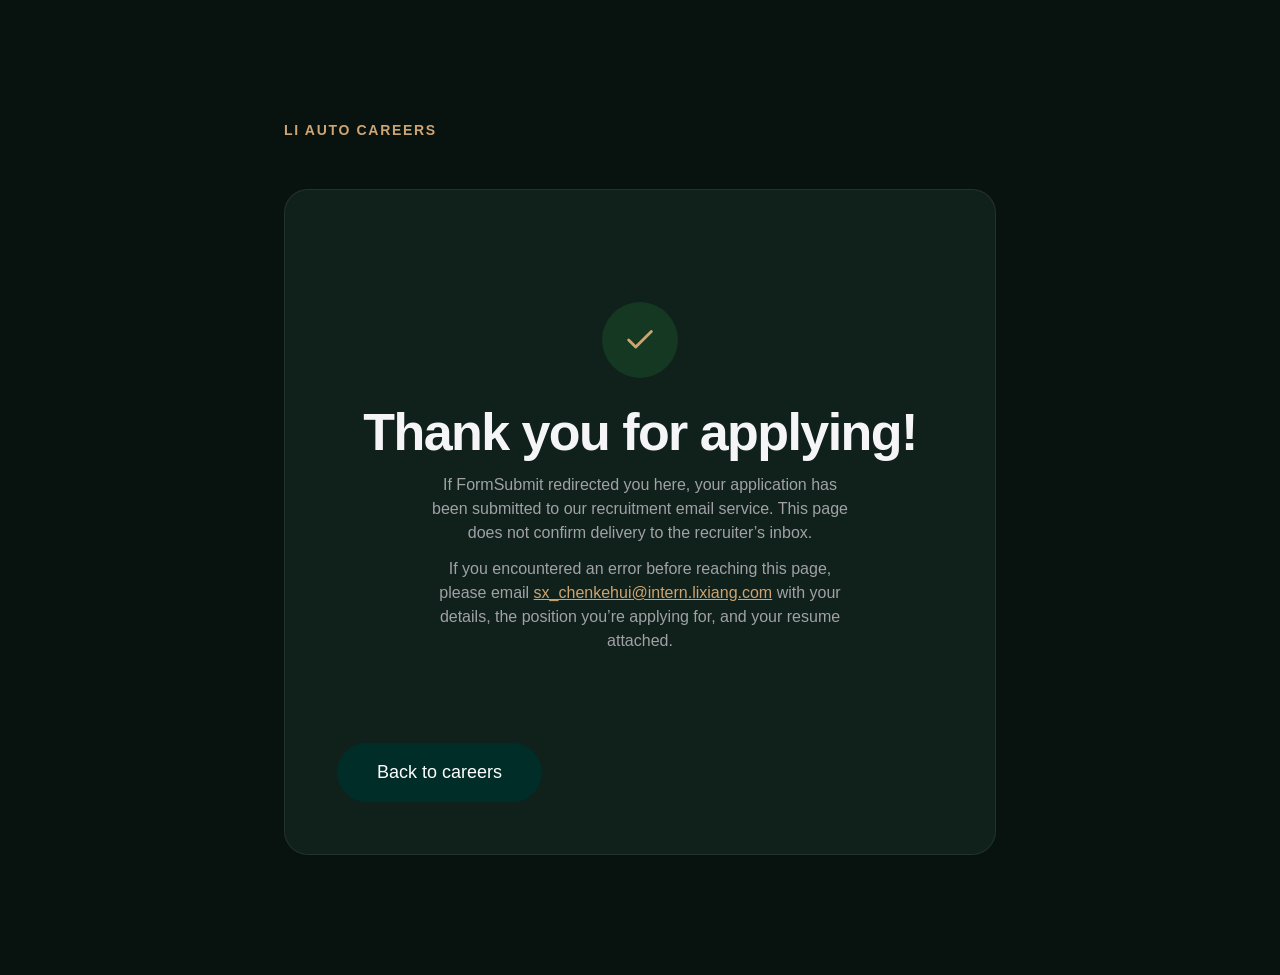
<file: thanks.html>
<!DOCTYPE html>
<html lang="en">
<head>
<meta charset="UTF-8">
<meta name="viewport" content="width=device-width, initial-scale=1.0">
<meta name="robots" content="noindex">
<title>Thank you — Li Auto Careers</title>
<link rel="stylesheet" href="styles.css">
</head>
<body>
<main class="section section--dark">
  <div class="container container--form">
    <p class="section__eyebrow section__eyebrow--light">Li Auto Careers</p>
    <div class="form">
      <div class="form__success">
        <div class="form__success-icon" aria-hidden="true">
          <svg viewBox="0 0 24 24" width="34" height="34" fill="none" stroke="currentColor" stroke-width="2"><path d="M20 6 9 17l-5-5" stroke-linecap="round" stroke-linejoin="round"/></svg>
        </div>
        <h1 class="section__title section__title--light">Thank you for applying!</h1>
        <p>If FormSubmit redirected you here, your application has been submitted to our recruitment email service. This page does not confirm delivery to the recruiter’s inbox.</p>
        <p>If you encountered an error before reaching this page, please email <a class="upload__browse" href="mailto:sx_chenkehui@intern.lixiang.com?subject=Li%20Auto%20job%20application">sx_chenkehui@intern.lixiang.com</a> with your details, the position you’re applying for, and your resume attached.</p>
      </div>
      <div class="form__actions">
        <a class="btn btn--primary btn--lg" href="./">Back to careers</a>
      </div>
    </div>
  </div>
</main>
<script>
const receipt = new URLSearchParams(window.location.search).get('receipt');
if (window.parent !== window && /^[a-f0-9]{32}$/.test(receipt || '')) {
  window.parent.postMessage({ type: 'application-submitted', receipt }, window.location.origin);
}
</script>
</body>
</html>
</file>
<file: styles.css>
/* ============================================================
   Li Auto Global Careers — Apple-inspired design system
   ============================================================ */

:root {
  /* Palette — deep green + camel, black & white */
  --ink:        #000000;   /* black */
  --ink-soft:   #1a1a1a;
  --gray:       #5b5b5b;
  --gray-2:     #86868b;
  --line:       #e7e2d9;   /* warm hairline */
  --bg:         #ffffff;   /* white */
  --bg-tint:    #f6f3ec;   /* warm off-white (camel-tinted) */
  --bg-dark:    #08130f;   /* deep green-black */
  --bg-dark-2:  #10201b;
  --accent:     #002D28;   /* PANTONE 330 C — deep green */
  --accent-2:   #CEA472;   /* PANTONE 3596 C — camel */
  --accent-hov: #0a4038;   /* hover green */
  --success:    #CEA472;

  --radius:     18px;
  --radius-sm:  12px;

  --font: -apple-system, BlinkMacSystemFont, "SF Pro Display", "Segoe UI",
          Roboto, "Helvetica Neue", Arial, sans-serif;

  --nav-h: 68px;
  --maxw: 1120px;
}

* { margin: 0; padding: 0; box-sizing: border-box; }

html { scroll-behavior: smooth; -webkit-font-smoothing: antialiased; }

body {
  font-family: var(--font);
  color: var(--ink);
  background: var(--bg);
  line-height: 1.5;
  overflow-x: hidden;
}

a { color: inherit; text-decoration: none; }
img, svg { display: block; }

.container { max-width: var(--maxw); margin: 0 auto; padding: 0 24px; }
.container--narrow { max-width: 880px; }
.container--form { max-width: 760px; }

/* ============ NAV ============ */
.nav {
  position: fixed;
  top: 0; left: 0; right: 0;
  height: var(--nav-h);
  z-index: 100;
  background: rgba(255,255,255,0.72);
  backdrop-filter: saturate(180%) blur(20px);
  -webkit-backdrop-filter: saturate(180%) blur(20px);
  border-bottom: 1px solid transparent;
  transition: border-color .3s;
}
.nav.scrolled { border-bottom-color: var(--line); }

.nav__inner {
  max-width: var(--maxw);
  height: 100%;
  margin: 0 auto;
  padding: 0 24px;
  display: flex;
  align-items: center;
  justify-content: space-between;
}

.nav__brand { display: flex; align-items: center; gap: 10px; flex-shrink: 0; }
.logo { color: var(--ink); }
.nav__brand .logo { display: block; width: clamp(112px, 14vw, 140px); height: auto; object-fit: contain; }
.nav__name { font-size: 17px; font-weight: 600; letter-spacing: -0.02em; }
.nav__name em { font-style: normal; color: var(--gray-2); font-weight: 500; }

.nav__links {
  display: flex;
  align-items: center;
  gap: clamp(14px, 2.5vw, 34px);
  list-style: none;
}
.nav__dropdown { position: relative; }
.nav__dropdown-btn {
  background: none;
  border: none;
  font-size: 13.5px;
  color: var(--ink-soft);
  cursor: pointer;
  padding: 4px 0;
  display: flex;
  align-items: center;
}
.nav__dropdown-btn:hover { color: var(--ink); }
.nav__dropdown-menu {
  position: absolute;
  top: 100%;
  left: 0;
  min-width: 160px;
  background: rgba(255, 255, 255, 0.98);
  backdrop-filter: blur(20px);
  border: 1px solid var(--line);
  border-radius: 0 0 12px 12px;
  box-shadow: 0 8px 32px rgba(0, 0, 0, 0.12);
  padding: 8px 0;
  list-style: none;
  margin: 0;
  opacity: 0;
  visibility: hidden;
  transform: translateY(8px);
  transition: all .2s ease;
  z-index: 100;
}
.nav__dropdown:hover .nav__dropdown-menu,
.nav__dropdown.open .nav__dropdown-menu {
  opacity: 1;
  visibility: visible;
  transform: translateY(0);
}
.nav__dropdown-menu li { padding: 6px 14px; }
.nav__dropdown-menu a {
  display: block;
  font-size: 14px;
  color: var(--ink-soft);
  padding: 8px 14px;
  border-radius: 8px;
  transition: background .15s, color .2s;
}
.nav__dropdown-menu a:hover {
  background: var(--bg-tint);
  color: var(--ink);
}
.nav__links a {
  font-size: 13.5px;
  color: var(--ink-soft);
  transition: color .2s;
  display: inline-block;
  padding: 8px 0;
}
.nav__links a:hover { color: var(--ink); }
.nav__cta {
  background: var(--accent);
  color: #fff !important;
  padding: 7px 24px;
  border-radius: 980px;
  font-weight: 500;
  transition: background .2s;
  white-space: nowrap;
  min-width: 100px;
  display: inline-flex;
  align-items: center;
  justify-content: center;
  text-align: center;
}
.nav__cta:hover { background: var(--accent-hov); }

.nav__burger {
  display: none;
  flex-direction: column;
  gap: 5px;
  background: none;
  border: 0;
  cursor: pointer;
  padding: 8px;
}
.nav__burger span {
  width: 20px; height: 1.6px;
  background: var(--ink);
  border-radius: 2px;
  transition: transform .3s, opacity .3s;
}
.nav__burger.open span:nth-child(1) { transform: translateY(6.6px) rotate(45deg); }
.nav__burger.open span:nth-child(2) { transform: rotate(-45deg); }

/* ============ HERO ============ */
.hero {
  position: relative;
  min-height: 100vh;
  display: flex;
  flex-direction: column;
  align-items: center;
  justify-content: center;
  text-align: center;
  padding: calc(var(--nav-h) + 60px) 24px 40px;
  background:
    radial-gradient(ellipse 80% 55% at 50% -10%, #14302a 0%, transparent 60%),
    linear-gradient(180deg, #002019 0%, #001a15 55%, #00281f 100%);
  color: #f5f5f7;
  overflow: hidden;
}
.hero__glow {
  position: absolute;
  width: 760px; height: 760px;
  left: 50%; top: -320px;
  transform: translateX(-50%);
  background: radial-gradient(circle, rgba(206,164,114,0.2) 0%, transparent 65%);
  pointer-events: none;
}
.hero__content { position: relative; max-width: 800px; }
.hero__eyebrow {
  font-size: 14px;
  letter-spacing: 0.14em;
  text-transform: uppercase;
  color: var(--accent-2);
  margin-bottom: 22px;
  font-weight: 600;
}
.hero__title {
  font-size: clamp(44px, 7.5vw, 84px);
  line-height: 1.04;
  font-weight: 700;
  letter-spacing: -0.035em;
}
.hero__accent {
  background: linear-gradient(92deg, #CEA472 0%, #e8d3b0 50%, #CEA472 100%);
  -webkit-background-clip: text;
  background-clip: text;
  color: transparent;
}
.hero__sub {
  margin: 26px auto 0;
  max-width: 560px;
  font-size: clamp(17px, 2.2vw, 21px);
  color: #a1a1a6;
  font-weight: 400;
}
.hero__actions {
  margin-top: 38px;
  display: flex;
  gap: 16px;
  justify-content: center;
  flex-wrap: wrap;
}

/* buttons */
.btn {
  display: inline-flex;
  align-items: center;
  justify-content: center;
  font-size: 16px;
  font-weight: 500;
  border-radius: 980px;
  padding: 13px 28px;
  border: 0;
  cursor: pointer;
  transition: transform .15s ease, background .2s, color .2s, border-color .2s;
}
.btn:active { transform: scale(0.97); }
.btn--primary { background: var(--accent); color: #fff; }
.btn--primary:hover { background: var(--accent-hov); }
.btn--ghost {
  background: transparent;
  color: var(--accent-2);
  border: 1px solid rgba(206,164,114,0.5);
}
.btn--ghost:hover { background: rgba(206,164,114,0.12); }
.btn--lg { font-size: 18px; padding: 16px 40px; }

/* hero stats */
.hero__stats {
  position: relative;
  margin-top: 72px;
  display: flex;
  gap: clamp(28px, 6vw, 72px);
  flex-wrap: wrap;
  justify-content: center;
}
.stat { display: flex; flex-direction: column; align-items: center; min-width: 110px; }
.stat__num { font-size: clamp(28px, 3.4vw, 40px); font-weight: 700; letter-spacing: -0.02em; }
.stat__label {
  margin-top: 4px;
  font-size: 13px;
  color: #86868b;
  max-width: 150px;
}

/* ============ SECTIONS ============ */
.section { padding: clamp(72px, 10vw, 120px) 0; }
.section--tint { background: var(--bg-tint); }
.section--dark { background: var(--bg-dark); color: #f5f5f7; }

.section__eyebrow {
  font-size: 14px;
  font-weight: 600;
  letter-spacing: 0.12em;
  text-transform: uppercase;
  color: var(--accent);
  margin-bottom: 16px;
}
.section__eyebrow--light { color: var(--accent-2); }
.section__title {
  font-size: clamp(30px, 4.6vw, 52px);
  font-weight: 700;
  letter-spacing: -0.03em;
  line-height: 1.1;
}
.section__title--light { color: #f5f5f7; }
.section__lead {
  margin-top: 18px;
  font-size: 18px;
  color: var(--gray);
  max-width: 620px;
}
.section__lead--light { color: #a1a1a6; }

/* ============ CARDS (Life at Li) ============ */
.cards {
  margin-top: 56px;
  display: grid;
  grid-template-columns: repeat(3, 1fr);
  gap: 20px;
}
.card {
  background: var(--bg-tint);
  border-radius: var(--radius);
  padding: 36px 30px;
  transition: transform .35s cubic-bezier(.2,.7,.3,1), box-shadow .35s;
}
.card:hover {
  transform: translateY(-6px);
  box-shadow: 0 24px 48px -20px rgba(0,0,0,0.18);
}
.card__icon {
  width: 52px; height: 52px;
  border-radius: 14px;
  background: #fff;
  color: var(--accent);
  display: flex; align-items: center; justify-content: center;
  box-shadow: 0 4px 14px rgba(0,0,0,0.06);
  margin-bottom: 22px;
}
.card h3 { font-size: 21px; font-weight: 600; letter-spacing: -0.01em; margin-bottom: 10px; }
.card p { font-size: 15px; color: var(--gray); line-height: 1.6; }

/* ============ JOB LIST ============ */
.filters {
  margin: 36px 0 8px;
  display: flex;
  gap: 10px;
  flex-wrap: wrap;
}
.chip {
  font-family: var(--font);
  font-size: 14px;
  font-weight: 500;
  padding: 8px 18px;
  border-radius: 980px;
  border: 1px solid var(--line);
  background: #fff;
  color: var(--ink-soft);
  cursor: pointer;
  transition: all .2s;
}
.chip:hover { border-color: var(--gray-2); }
.chip--active {
  background: var(--ink);
  color: #fff;
  border-color: var(--ink);
}

.jobs {
  margin-top: 24px;
  display: grid;
  gap: 16px;
}
.job {
  background: #fff;
  border: 1px solid var(--line);
  border-radius: var(--radius);
  padding: 30px 32px;
  transition: transform .3s cubic-bezier(.2,.7,.3,1), box-shadow .3s, border-color .3s;
  animation: jobIn .4s ease both;
}
@keyframes jobIn {
  from { opacity: 0; transform: translateY(12px); }
  to   { opacity: 1; transform: none; }
}
.job:hover {
  transform: translateY(-3px);
  box-shadow: 0 18px 40px -18px rgba(0,0,0,0.15);
  border-color: #d5d5db;
}
.job.hide { display: none; }

.job__head {
  display: flex;
  align-items: flex-start;
  justify-content: space-between;
  gap: 16px;
  flex-wrap: wrap;
}
.job__title { font-size: 20px; font-weight: 600; letter-spacing: -0.01em; }
.job__tag {
  font-size: 12px;
  font-weight: 600;
  letter-spacing: 0.04em;
  text-transform: uppercase;
  color: var(--accent);
  background: rgba(0,45,40,0.08);
  padding: 5px 12px;
  border-radius: 980px;
  white-space: nowrap;
}
.job__meta { margin-top: 8px; font-size: 14px; color: var(--gray-2); }
.job__desc { margin-top: 14px; font-size: 15px; color: var(--ink-soft); line-height: 1.65; max-width: 760px; }
.job__details { margin-top: 18px; }
.job__details-summary {
  display: inline-flex;
  align-items: center;
  gap: 8px;
  list-style: none;
  font-size: 15px;
  font-weight: 600;
  color: var(--accent);
  cursor: pointer;
}
.job__details-summary::-webkit-details-marker { display: none; }
.job__details-summary::after {
  content: '⌄';
  font-size: 18px;
  line-height: 1;
  transition: transform .2s ease;
}
.job__details[open] .job__details-summary::after { transform: rotate(180deg); }
.job__details-summary:hover { text-decoration: underline; }
.job__details-content {
  margin-top: 20px;
  max-width: 900px;
  border-top: 1px solid var(--line);
  padding-top: 24px;
  font-size: 15px;
  color: var(--ink-soft);
  line-height: 1.7;
}
.job__details-content section + section { margin-top: 28px; }
.job__details-content h4 {
  margin-bottom: 10px;
  font-size: 16px;
  font-weight: 650;
  color: var(--ink);
}
.job__details-content p + p { margin-top: 12px; }
.job__details-content ol,
.job__details-content ul { margin: 10px 0 0 22px; }
.job__details-content li + li { margin-top: 7px; }
.job__details-content ol ol { margin-top: 7px; }
.job__details-content .job__offer { color: var(--gray); }
.job__link {
  display: inline-block;
  margin-top: 18px;
  font-size: 15px;
  font-weight: 500;
  color: var(--accent);
}
.job__link:hover { text-decoration: underline; }

/* ============ VALUES ============ */
.values { margin-top: 56px; display: grid; gap: 14px; }
.value {
  display: grid;
  grid-template-columns: 90px 220px 1fr;
  align-items: baseline;
  gap: 18px;
  padding: 28px 24px;
  border-radius: var(--radius);
  background: var(--bg-tint);
  transition: transform .3s;
}
.value:hover { transform: translateX(6px); }
.value__num {
  font-size: 30px;
  font-weight: 700;
  color: var(--line);
  -webkit-text-stroke: 1px var(--gray-2);
  color: transparent;
  letter-spacing: -0.02em;
}
.value h3 { font-size: 20px; font-weight: 600; }
.value p { font-size: 15px; color: var(--gray); }

/* ============ FORM ============ */
.form {
  margin-top: 48px;
  background: var(--bg-dark-2);
  border: 1px solid rgba(255,255,255,0.08);
  border-radius: 24px;
  padding: clamp(28px, 5vw, 52px);
}
.form__grid {
  display: grid;
  grid-template-columns: 1fr 1fr;
  gap: 22px;
}
.field { margin-bottom: 22px; }
.field label {
  display: block;
  font-size: 14px;
  font-weight: 500;
  color: #d6d6db;
  margin-bottom: 9px;
}
.req { color: #ff6b6b; }
.opt { color: var(--gray-2); font-weight: 400; font-size: 13px; }

.field input[type="text"],
.field input[type="email"],
.field input[type="tel"],
.field input[type="url"],
.field select,
.field textarea {
  width: 100%;
  font-family: var(--font);
  font-size: 15px;
  color: #f5f5f7;
  background: rgba(255,255,255,0.05);
  border: 1px solid rgba(255,255,255,0.14);
  border-radius: var(--radius-sm);
  padding: 13px 16px;
  transition: border-color .2s, background .2s, box-shadow .2s;
  appearance: none;
}
.field select {
  background-image: url("data:image/svg+xml,%3Csvg xmlns='http://www.w3.org/2000/svg' width='12' height='8' fill='none'%3E%3Cpath d='M1 1.5 6 6.5 11 1.5' stroke='%2386868b' stroke-width='1.6' stroke-linecap='round'/%3E%3C/svg%3E");
  background-repeat: no-repeat;
  background-position: right 16px center;
  padding-right: 42px;
}
.field select option { color: var(--ink); background: #fff; }
.field textarea { resize: vertical; min-height: 120px; }

.field input::placeholder, .field textarea::placeholder { color: #636366; }
.field input:focus, .field select:focus, .field textarea:focus {
  outline: none;
  border-color: var(--accent-2);
  background: rgba(206,164,114,0.08);
  box-shadow: 0 0 0 4px rgba(206,164,114,0.18);
}
.field input:invalid:not(:placeholder-shown),
.field select:invalid { border-color: #ff6b6b88; }

/* country search */
.country-search { position: relative; }
.country-search [hidden] { display: none !important; }
.country-search__options {
  position: absolute;
  top: calc(100% + 6px);
  left: 0;
  right: 0;
  z-index: 20;
  max-height: 260px;
  overflow-y: auto;
  overscroll-behavior: contain;
  padding: 6px;
  border: 1px solid rgba(255,255,255,0.18);
  border-radius: var(--radius-sm);
  background: var(--bg-dark-2);
  box-shadow: 0 12px 32px rgba(0,0,0,0.3);
}
.country-search__option {
  padding: 11px 12px;
  border-radius: 6px;
  color: #f5f5f7;
  font-size: 14px;
  cursor: pointer;
}
.country-search__option:hover, .country-search__option.is-active {
  background: rgba(206,164,114,0.18);
}
.country-search__option[aria-selected="true"] { color: var(--accent-2); }
.country-search__hint, .country-search__empty {
  font-size: 12px;
  color: #a1a1a6;
  line-height: 1.5;
}
.country-search__hint { margin-top: 8px; }
.country-search__empty { padding: 12px; }

/* checkbox */
.check {
  display: flex !important;
  gap: 12px;
  align-items: flex-start;
  cursor: pointer;
  font-size: 13.5px;
  color: #a1a1a6;
  line-height: 1.55;
}
.check input {
  width: 19px; height: 19px;
  margin-top: 1px;
  accent-color: var(--accent);
  cursor: pointer;
  flex-shrink: 0;
}
.check a { color: var(--accent-2); text-decoration: underline; }

/* upload */
.upload {
  position: relative;
  border: 1.5px dashed rgba(255,255,255,0.22);
  border-radius: var(--radius);
  padding: 38px 24px;
  text-align: center;
  transition: border-color .2s, background .2s;
  cursor: pointer;
}
.upload:hover, .upload.drag { border-color: var(--accent-2); background: rgba(206,164,114,0.06); }
.upload input[type="file"] {
  position: absolute;
  inset: 0;
  opacity: 0;
  cursor: pointer;
}
.upload__icon { color: var(--accent-2); margin: 0 auto 14px; width: fit-content; }
.upload__text { font-size: 15px; color: #d6d6db; }
.upload__browse { color: var(--accent-2); text-decoration: underline; cursor: pointer; }
.upload__hint { margin-top: 7px; font-size: 12.5px; color: #636366; }
.upload__error { margin-top: 10px; font-size: 13px; color: #ff8a8a; }
.upload.has-error { border-color: #ff6b6b; }
.upload__file {
  margin-top: 18px;
  display: inline-flex;
  align-items: center;
  gap: 9px;
  background: rgba(206,164,114,0.16);
  border: 1px solid rgba(206,164,114,0.45);
  color: #f0e2cd;
  font-size: 14px;
  padding: 9px 14px;
  border-radius: 980px;
}
.upload__remove {
  background: none;
  border: 0;
  color: inherit;
  font-size: 18px;
  line-height: 1;
  cursor: pointer;
  padding: 0 2px;
}

.form__actions { margin-top: 30px; display: flex; flex-direction: column; gap: 14px; align-items: flex-start; }
.form__note, .form__status { font-size: 13px; color: #636366; }
.form__status { font-size: 17px; font-weight: 700; line-height: 1.5; color: #f0e2cd; }
.form__status.is-success { color: #6ee7a0; }
.form__status.is-error { color: #ff8a8a; }
.form__actions .btn[disabled] { cursor: wait; opacity: .65; }
.form__honeypot { position: absolute; left: -9999px; width: 1px; height: 1px; opacity: 0; }

/* success */
.form__success { text-align: center; padding: 60px 20px; }
.form__success-icon {
  width: 76px; height: 76px;
  margin: 0 auto 26px;
  border-radius: 50%;
  background: rgba(52,199,89,0.14);
  color: var(--success);
  display: flex; align-items: center; justify-content: center;
}
.form__success h3 { font-size: 26px; font-weight: 700; letter-spacing: -0.02em; }
.form__success p { margin-top: 12px; color: #a1a1a6; max-width: 420px; margin-left: auto; margin-right: auto; }

/* ============ FOOTER ============ */
.footer { background: var(--bg-tint); border-top: 1px solid var(--line); }
.footer__inner {
  display: flex;
  justify-content: space-between;
  gap: 48px;
  padding-top: 56px;
  padding-bottom: 40px;
  flex-wrap: wrap;
}
.footer__brand p { margin-top: 14px; font-size: 14px; color: var(--gray); max-width: 240px; }
.logo--footer { color: var(--ink); }
.footer__cols { display: flex; gap: clamp(32px, 6vw, 80px); flex-wrap: wrap; }
.footer__cols h4 {
  font-size: 13px;
  font-weight: 600;
  text-transform: uppercase;
  letter-spacing: 0.06em;
  color: var(--gray-2);
  margin-bottom: 14px;
}
.footer__cols a {
  display: block;
  font-size: 14px;
  color: var(--ink-soft);
  padding: 4px 0;
  transition: color .2s;
}
.footer__cols a:hover { color: var(--accent); }
.footer__bar {
  border-top: 1px solid var(--line);
  padding: 20px 24px;
  text-align: center;
}
.footer__bar p { font-size: 12.5px; color: var(--gray-2); }

/* ============ RESPONSIVE ============ */
@media (max-width: 860px) {
  .cards { grid-template-columns: 1fr; }
  .value { grid-template-columns: 60px 1fr; }
  .value p { grid-column: 2; }
  .form__grid { grid-template-columns: 1fr; }
}
@media (max-width: 680px) {
  .nav__links {
    position: fixed;
    top: var(--nav-h);
    left: 0; right: 0;
    flex-direction: column;
    background: rgba(255,255,255,0.97);
    backdrop-filter: blur(20px);
    padding: 28px 24px 34px;
    gap: 22px;
    align-items: flex-start;
    transform: translateY(-130%);
    transition: transform .35s cubic-bezier(.2,.7,.3,1);
    border-bottom: 1px solid var(--line);
  }
  .nav__links.open { transform: translateY(0); }
  .nav__links a { font-size: 16px; }
  .nav__burger { display: flex; }
  .job { padding: 24px 22px; }
  .hero__stats { gap: 24px; }
}

/* ============ REDUCED MOTION ============ */
@media (prefers-reduced-motion: reduce) {
  * { animation: none !important; transition: none !important; scroll-behavior: auto !important; }
}
</file>
